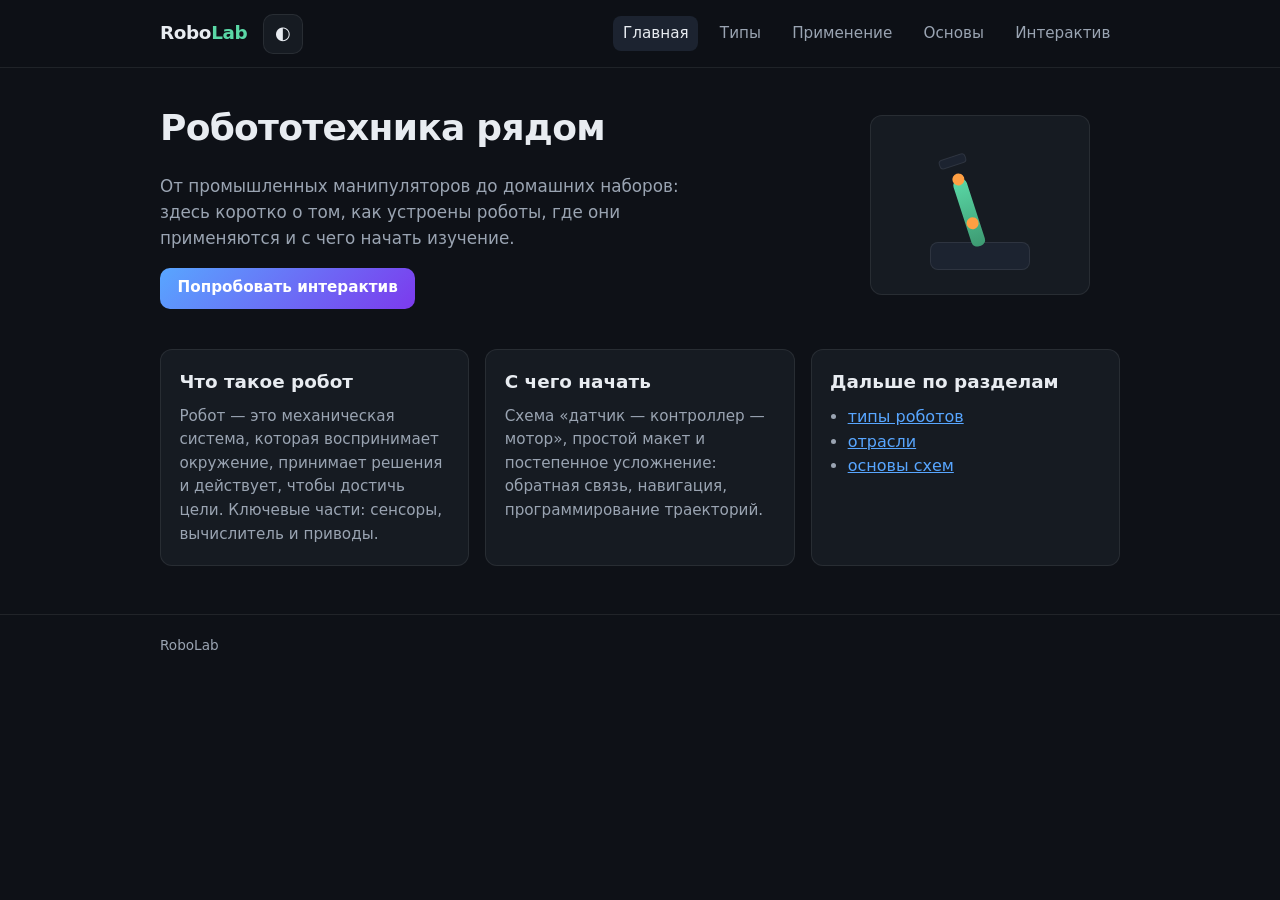
<file: index.html>
<!DOCTYPE html>
<html lang="ru">
<head>
  <meta charset="UTF-8">
  <meta name="viewport" content="width=device-width, initial-scale=1.0">
  <title>Главная — Робототехника</title>
  <link rel="stylesheet" href="static/style.css">
</head>
<body data-deploy="static">
  <header class="site-header">
    <div class="wrap header-inner">
      <a class="logo" href="index.html">Robo<span>Lab</span></a>
      <button type="button" class="theme-toggle" id="themeToggle" aria-label="Переключить тему">◐</button>
      <nav class="nav" aria-label="Основная навигация">
        <a href="index.html" class="active">Главная</a>
        <a href="docs/types.html">Типы</a>
        <a href="docs/applications.html">Применение</a>
        <a href="docs/basics.html">Основы</a>
        <a href="docs/interactive.html">Интерактив</a>
      </nav>
    </div>
  </header>
  <main class="wrap main-content">

<section class="hero">
  <div class="hero-text">
    <h1>Робототехника рядом</h1>
    <p class="lead">
      От промышленных манипуляторов до домашних наборов: здесь коротко о том,
      как устроены роботы, где они применяются и с чего начать изучение.
    </p>
    <a class="btn primary" href="docs/interactive.html">Попробовать интерактив</a>
  </div>
  <div class="hero-visual" aria-hidden="true">
    <div class="robot-scene">
      <div class="robot-base"></div>
      <div class="robot-arm">
        <span class="joint j1"></span>
        <span class="joint j2"></span>
        <span class="gripper"></span>
      </div>
    </div>
  </div>
</section>

<section class="grid cards">
  <article class="card">
    <h2>Что такое робот</h2>
    <p>
      Робот — это механическая система, которая воспринимает окружение,
      принимает решения и действует, чтобы достичь цели. Ключевые части:
      сенсоры, вычислитель и приводы.
    </p>
  </article>
  <article class="card">
    <h2>С чего начать</h2>
    <p>
      Схема «датчик — контроллер — мотор», простой макет и постепенное усложнение:
      обратная связь, навигация, программирование траекторий.
    </p>
  </article>
  <article class="card">
    <h2>Дальше по разделам</h2>
    <ul class="inline-links">
      <li><a href="docs/types.html">типы роботов</a></li>
      <li><a href="docs/applications.html">отрасли</a></li>
      <li><a href="docs/basics.html">основы схем</a></li>
    </ul>
  </article>
</section>

  </main>
  <footer class="site-footer">
    <div class="wrap">
      <p>RoboLab</p>
    </div>
  </footer>
  <script src="static/script.js"></script>

</body>
</html>
</file>
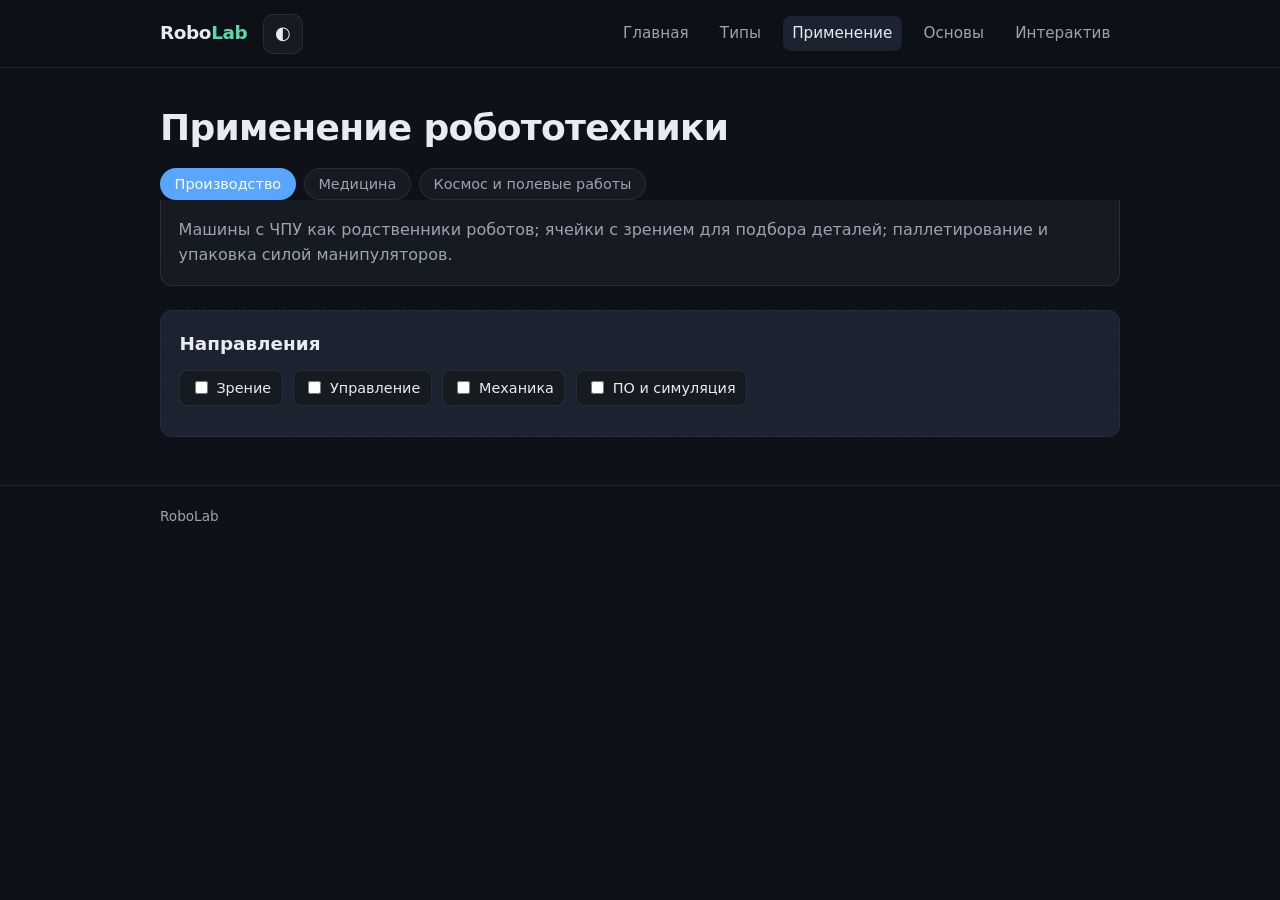
<file: docs/applications.html>
<!DOCTYPE html>
<html lang="ru">
<head>
  <meta charset="UTF-8">
  <meta name="viewport" content="width=device-width, initial-scale=1.0">
  <title>Применение — Робототехника</title>
  <link rel="stylesheet" href="../static/style.css">
</head>
<body data-deploy="static">
  <header class="site-header">
    <div class="wrap header-inner">
      <a class="logo" href="../index.html">Robo<span>Lab</span></a>
      <button type="button" class="theme-toggle" id="themeToggle" aria-label="Переключить тему">◐</button>
      <nav class="nav" aria-label="Основная навигация">
        <a href="../index.html" >Главная</a>
        <a href="types.html" >Типы</a>
        <a href="applications.html" class="active">Применение</a>
        <a href="basics.html" >Основы</a>
        <a href="interactive.html" >Интерактив</a>
      </nav>
    </div>
  </header>
  <main class="wrap main-content">
    
<h1>Применение робототехники</h1>
<div class="tabs" role="tablist" aria-label="Отрасли">
  <button type="button" class="tab active" role="tab" aria-selected="true" data-tab="mfg">Производство</button>
  <button type="button" class="tab" role="tab" aria-selected="false" data-tab="med">Медицина</button>
  <button type="button" class="tab" role="tab" aria-selected="false" data-tab="space">Космос и полевые работы</button>
</div>
<div class="tab-panels">
  <div class="tab-panel active" id="panel-mfg" role="tabpanel">
    <p>Машины с ЧПУ как родственники роботов; ячейки с зрением для подбора деталей;
      паллетирование и упаковка силой манипуляторов.</p>
  </div>
  <div class="tab-panel" id="panel-med" role="tabpanel" hidden>
    <p>Хирургические системы с телеоперацией, реабилитационные экзоскелеты,
      логистика внутри больниц — автономная доставка проб и лекарств.</p>
  </div>
  <div class="tab-panel" id="panel-space" role="tabpanel" hidden>
    <p>Роверы с долгим циклом разработки, манипуляторы на орбите, БПЛА для мониторинга
      инфраструктуры и стихийных бедствий.</p>
  </div>
</div>

<section class="callout">
  <h2>Направления</h2>
  <div class="chips" id="appChips">
    <label><input type="checkbox" value="vision"> Зрение</label>
    <label><input type="checkbox" value="control"> Управление</label>
    <label><input type="checkbox" value="mech"> Механика</label>
    <label><input type="checkbox" value="sw"> ПО и симуляция</label>
  </div>
  <p id="chipSummary" class="chip-summary muted"></p>
</section>

  </main>
  <footer class="site-footer">
    <div class="wrap">
      <p>RoboLab</p>
    </div>
  </footer>
  <script src="../static/script.js"></script>
  
</body>
</html>
</file>
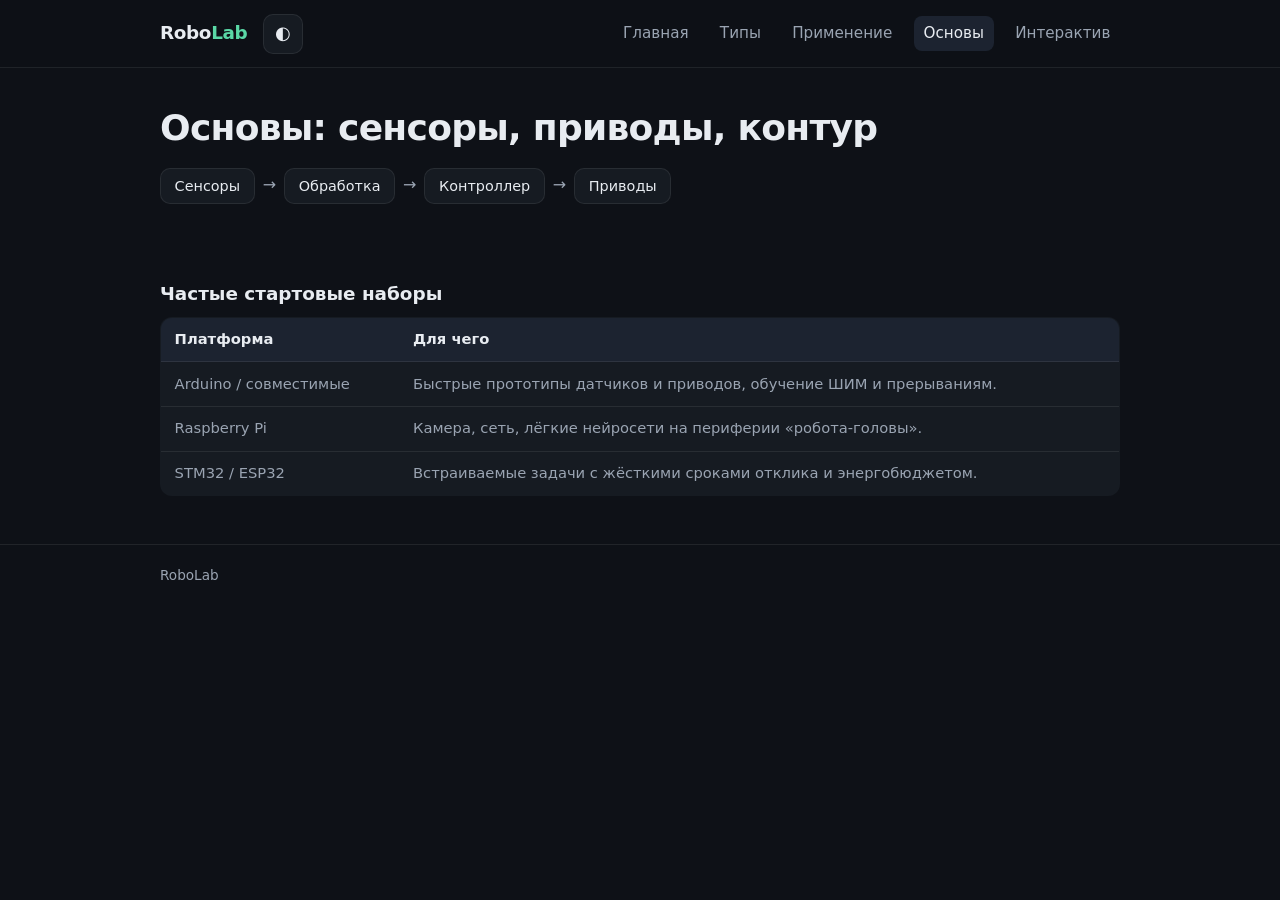
<file: docs/basics.html>
<!DOCTYPE html>
<html lang="ru">
<head>
  <meta charset="UTF-8">
  <meta name="viewport" content="width=device-width, initial-scale=1.0">
  <title>Основы — Робототехника</title>
  <link rel="stylesheet" href="../static/style.css">
</head>
<body data-deploy="static">
  <header class="site-header">
    <div class="wrap header-inner">
      <a class="logo" href="../index.html">Robo<span>Lab</span></a>
      <button type="button" class="theme-toggle" id="themeToggle" aria-label="Переключить тему">◐</button>
      <nav class="nav" aria-label="Основная навигация">
        <a href="../index.html" >Главная</a>
        <a href="types.html" >Типы</a>
        <a href="applications.html" >Применение</a>
        <a href="basics.html" class="active">Основы</a>
        <a href="interactive.html" >Интерактив</a>
      </nav>
    </div>
  </header>
  <main class="wrap main-content">
    
<h1>Основы: сенсоры, приводы, контур</h1>
<div class="chain" id="signalChain" role="group" aria-label="Цепочка сигнала">
  <button type="button" class="chain-node" data-desc="Датчики: энкодеры, IMU, лидыар, камера, токовые шунты.">
    Сенсоры
  </button>
  <span class="chain-arrow">→</span>
  <button type="button" class="chain-node" data-desc="Фильтрация, калибровка, слияние данных (sensor fusion).">
    Обработка
  </button>
  <span class="chain-arrow">→</span>
  <button type="button" class="chain-node" data-desc="Микроконтроллер, одноплатник или ПК: PID, планировщик, ИИ.">
    Контроллер
  </button>
  <span class="chain-arrow">→</span>
  <button type="button" class="chain-node" data-desc="Моторы, редукторы, сервоприводы, пневматика — движение в мире.">
    Приводы
  </button>
</div>
<p id="chainHint" class="chain-hint muted"></p>

<h2>Частые стартовые наборы</h2>
<table class="data-table">
  <thead>
    <tr>
      <th>Платформа</th>
      <th>Для чего</th>
    </tr>
  </thead>
  <tbody>
    <tr>
      <td>Arduino / совместимые</td>
      <td>Быстрые прототипы датчиков и приводов, обучение ШИМ и прерываниям.</td>
    </tr>
    <tr>
      <td>Raspberry Pi</td>
      <td>Камера, сеть, лёгкие нейросети на периферии «робота-головы».</td>
    </tr>
    <tr>
      <td>STM32 / ESP32</td>
      <td>Встраиваемые задачи с жёсткими сроками отклика и энергобюджетом.</td>
    </tr>
  </tbody>
</table>

  </main>
  <footer class="site-footer">
    <div class="wrap">
      <p>RoboLab</p>
    </div>
  </footer>
  <script src="../static/script.js"></script>
  
</body>
</html>
</file>
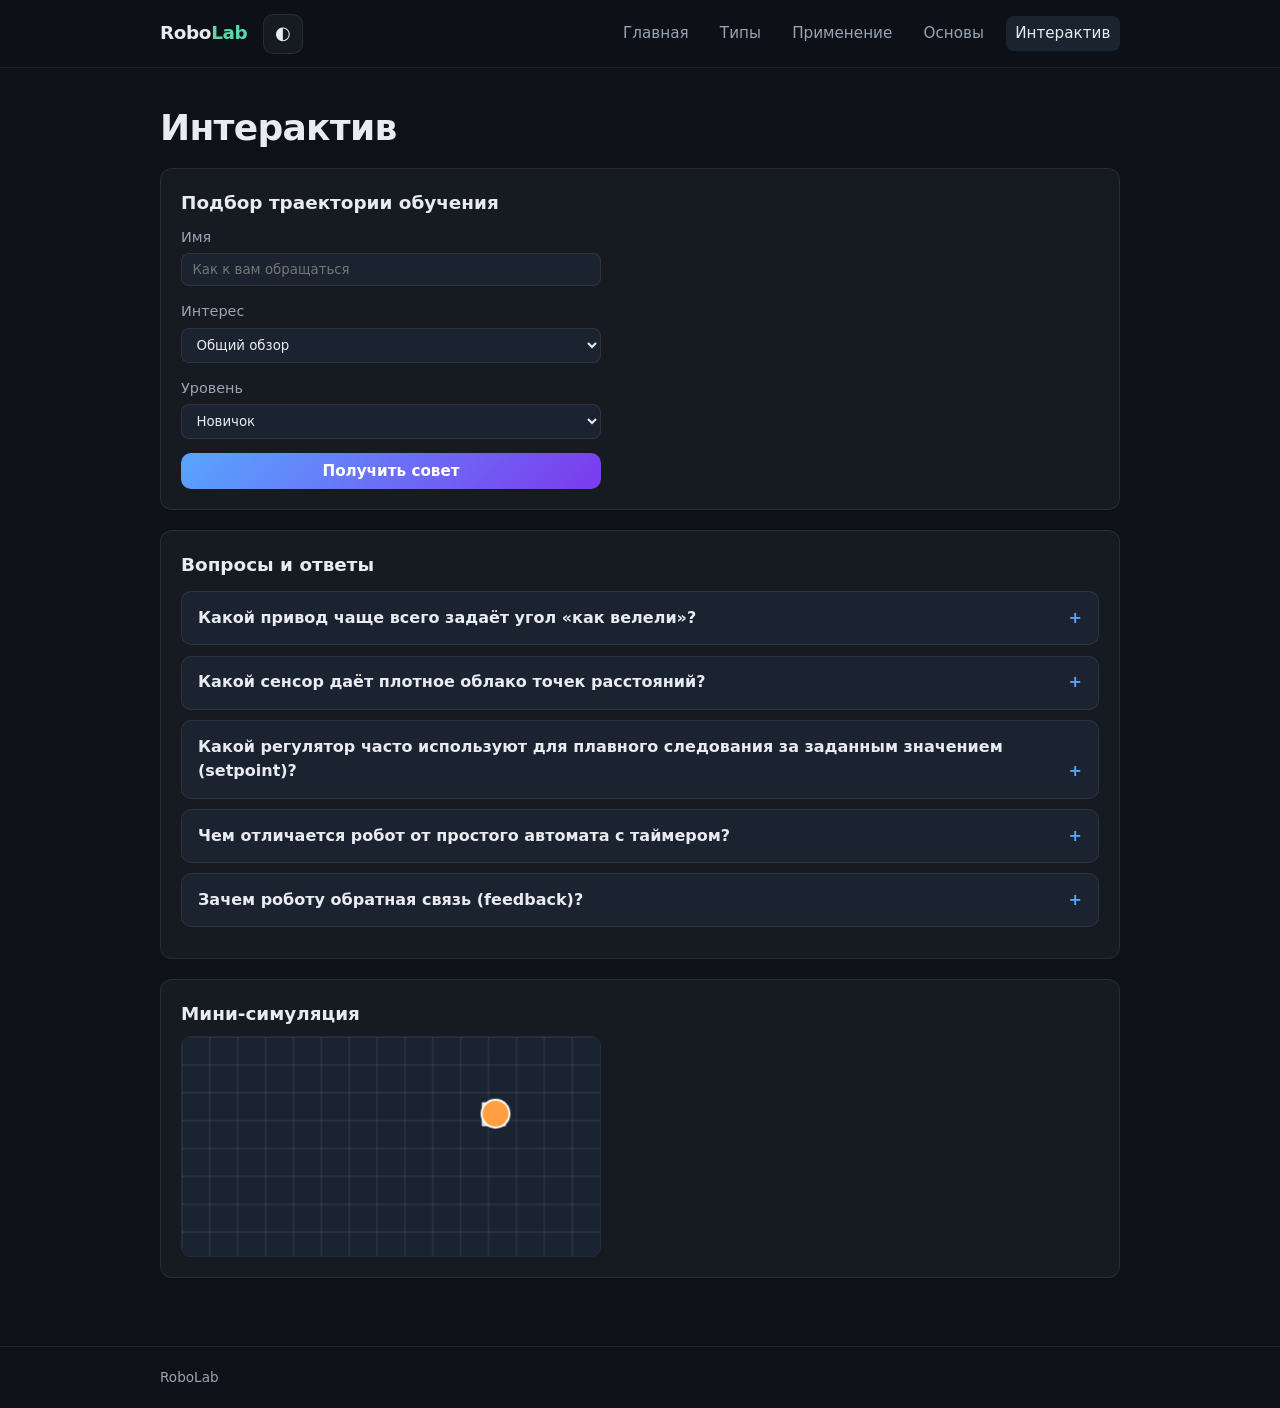
<file: docs/interactive.html>
<!DOCTYPE html>
<html lang="ru">
<head>
  <meta charset="UTF-8">
  <meta name="viewport" content="width=device-width, initial-scale=1.0">
  <title>Интерактив — Робототехника</title>
  <link rel="stylesheet" href="../static/style.css">
</head>
<body data-deploy="static">
  <header class="site-header">
    <div class="wrap header-inner">
      <a class="logo" href="../index.html">Robo<span>Lab</span></a>
      <button type="button" class="theme-toggle" id="themeToggle" aria-label="Переключить тему">◐</button>
      <nav class="nav" aria-label="Основная навигация">
        <a href="../index.html" >Главная</a>
        <a href="types.html" >Типы</a>
        <a href="applications.html" >Применение</a>
        <a href="basics.html" >Основы</a>
        <a href="interactive.html" class="active">Интерактив</a>
      </nav>
    </div>
  </header>
  <main class="wrap main-content">
    
<h1>Интерактив</h1>
<section class="panel">
  <h2>Подбор траектории обучения</h2>
  <form id="learningForm"   class="stack-form">
    <label>
      Имя
      <input type="text" name="name" maxlength="80" placeholder="Как к вам обращаться" value="">
    </label>
    <label>
      Интерес
      <select name="focus">
        <option value="manipulators" >Манипуляторы</option>
        <option value="mobile" >Мобильные роботы</option>
        <option value="humanoid" >Гуманоиды / сервис</option>
        <option value="research" >Исследования и ИИ</option>
        <option value="general" selected>Общий обзор</option>
      </select>
    </label>
    <label>
      Уровень
      <select name="level">
        <option value="beginner" selected>Новичок</option>
        <option value="school" >Школа / кружок</option>
        <option value="hobby" >Хобби-инженер</option>
        <option value="pro" >Продвинутый</option>
      </select>
    </label>
    <button type="submit" class="btn primary">Получить совет</button>
  </form>
  
</section>

<section class="panel">
  <h2>Вопросы и ответы</h2>
  <div class="faq-list">
    <details class="faq-item">
      <summary>Какой привод чаще всего задаёт угол «как велели»?</summary>
      <p class="faq-answer"><strong>Сервопривод с позиционным контуром.</strong> Он получает команду (угол или ширину импульса) и удерживает положение за счёт обратной связи. Шаговый мотор без датчика положения и DC-мотор «напрямую» такую точность обычно не дают.</p>
    </details>
    <details class="faq-item">
      <summary>Какой сенсор даёт плотное облако точек расстояний?</summary>
      <p class="faq-answer"><strong>Лидыар (LIDAR).</strong> Он активно сканирует пространство лазером и строит карту дальностей. Ультразвуковой дальномер с одним лучом измеряет одно расстояние; потенциометр — угол, а не облако точек.</p>
    </details>
    <details class="faq-item">
      <summary>Какой регулятор часто используют для плавного следования за заданным значением (setpoint)?</summary>
      <p class="faq-answer"><strong>PID-регулятор</strong> (пропорционально-интегрально-дифференциальный). Три составляющие — P, I и D — помогают быстро выйти на цель и без сильных колебаний. Только P-часть без интеграла часто даёт постоянную ошибку.</p>
    </details>
    <details class="faq-item">
      <summary>Чем отличается робот от простого автомата с таймером?</summary>
      <p class="faq-answer">Робот <strong>реагирует на окружение</strong>: есть сенсоры, обработка данных и приводы, цель может меняться. Автомат по таймеру повторяет фиксированную программу без учёта того, что происходит вокруг.</p>
    </details>
    <details class="faq-item">
      <summary>Зачем роботу обратная связь (feedback)?</summary>
      <p class="faq-answer">Без неё команда «поверни на 90°» не учитывает нагрузку, износ и проскальзывание. <strong>Обратная связь</strong> сравнивает желаемое и фактическое положение и корректирует управление — так точнее траектории и безопаснее движение.</p>
    </details>
  </div>
</section>

<section class="panel canvas-panel">
  <h2>Мини-симуляция</h2>
  <canvas id="followCanvas" width="420" height="220" aria-label="Симуляция"></canvas>
</section>

  </main>
  <footer class="site-footer">
    <div class="wrap">
      <p>RoboLab</p>
    </div>
  </footer>
  <script src="../static/script.js"></script>
  
<script>
  (function () {
    var canvas = document.getElementById('followCanvas');
    if (!canvas || !canvas.getContext) return;
    var ctx = canvas.getContext('2d');
    var w = canvas.width, h = canvas.height;
    var target = { x: w * 0.75, y: h * 0.35, r: 14, drag: false };
    var bot = { x: w * 0.25, y: h * 0.65, s: 22, vx: 0, vy: 0 };

    function draw() {
      ctx.clearRect(0, 0, w, h);
      ctx.fillStyle = getComputedStyle(document.documentElement).getPropertyValue('--canvas-bg').trim() || '#1a2332';
      ctx.fillRect(0, 0, w, h);
      ctx.strokeStyle = getComputedStyle(document.documentElement).getPropertyValue('--grid-line').trim() || 'rgba(255,255,255,0.06)';
      for (var g = 0; g < w; g += 28) { ctx.beginPath(); ctx.moveTo(g, 0); ctx.lineTo(g, h); ctx.stroke(); }
      for (var gy = 0; gy < h; gy += 28) { ctx.beginPath(); ctx.moveTo(0, gy); ctx.lineTo(w, gy); ctx.stroke(); }
      ctx.fillStyle = '#5ad8a6';
      ctx.fillRect(bot.x - bot.s / 2, bot.y - bot.s / 2, bot.s, bot.s);
      ctx.strokeStyle = '#e8ecf1';
      ctx.lineWidth = 2;
      ctx.strokeRect(bot.x - bot.s / 2, bot.y - bot.s / 2, bot.s, bot.s);
      ctx.beginPath();
      ctx.arc(target.x, target.y, target.r, 0, Math.PI * 2);
      ctx.fillStyle = '#ff9f43';
      ctx.fill();
      ctx.strokeStyle = '#fff';
      ctx.stroke();
    }

    function loop() {
      var ax = (target.x - bot.x) * 0.04;
      var ay = (target.y - bot.y) * 0.04;
      bot.vx += ax; bot.vy += ay;
      bot.vx *= 0.88; bot.vy *= 0.88;
      bot.x += bot.vx; bot.y += bot.vy;
      draw();
      requestAnimationFrame(loop);
    }

    function pos(e) {
      var r = canvas.getBoundingClientRect();
      var cx = (e.touches ? e.touches[0].clientX : e.clientX) - r.left;
      var cy = (e.touches ? e.touches[0].clientY : e.clientY) - r.top;
      return { x: cx * (w / r.width), y: cy * (h / r.height) };
    }

    canvas.addEventListener('mousedown', function (e) {
      var p = pos(e);
      if (Math.hypot(p.x - target.x, p.y - target.y) < target.r + 8) target.drag = true;
    });
    window.addEventListener('mouseup', function () { target.drag = false; });
    canvas.addEventListener('mousemove', function (e) {
      if (!target.drag) return;
      var p = pos(e);
      target.x = Math.max(target.r, Math.min(w - target.r, p.x));
      target.y = Math.max(target.r, Math.min(h - target.r, p.y));
    });
    canvas.addEventListener('touchstart', function (e) {
      var p = pos(e);
      if (Math.hypot(p.x - target.x, p.y - target.y) < target.r + 12) { target.drag = true; e.preventDefault(); }
    }, { passive: false });
    canvas.addEventListener('touchmove', function (e) {
      if (!target.drag) return;
      e.preventDefault();
      var p = pos(e);
      target.x = Math.max(target.r, Math.min(w - target.r, p.x));
      target.y = Math.max(target.r, Math.min(h - target.r, p.y));
    }, { passive: false });
    canvas.addEventListener('touchend', function () { target.drag = false; });

    loop();
  })();
</script>

</body>
</html>
</file>
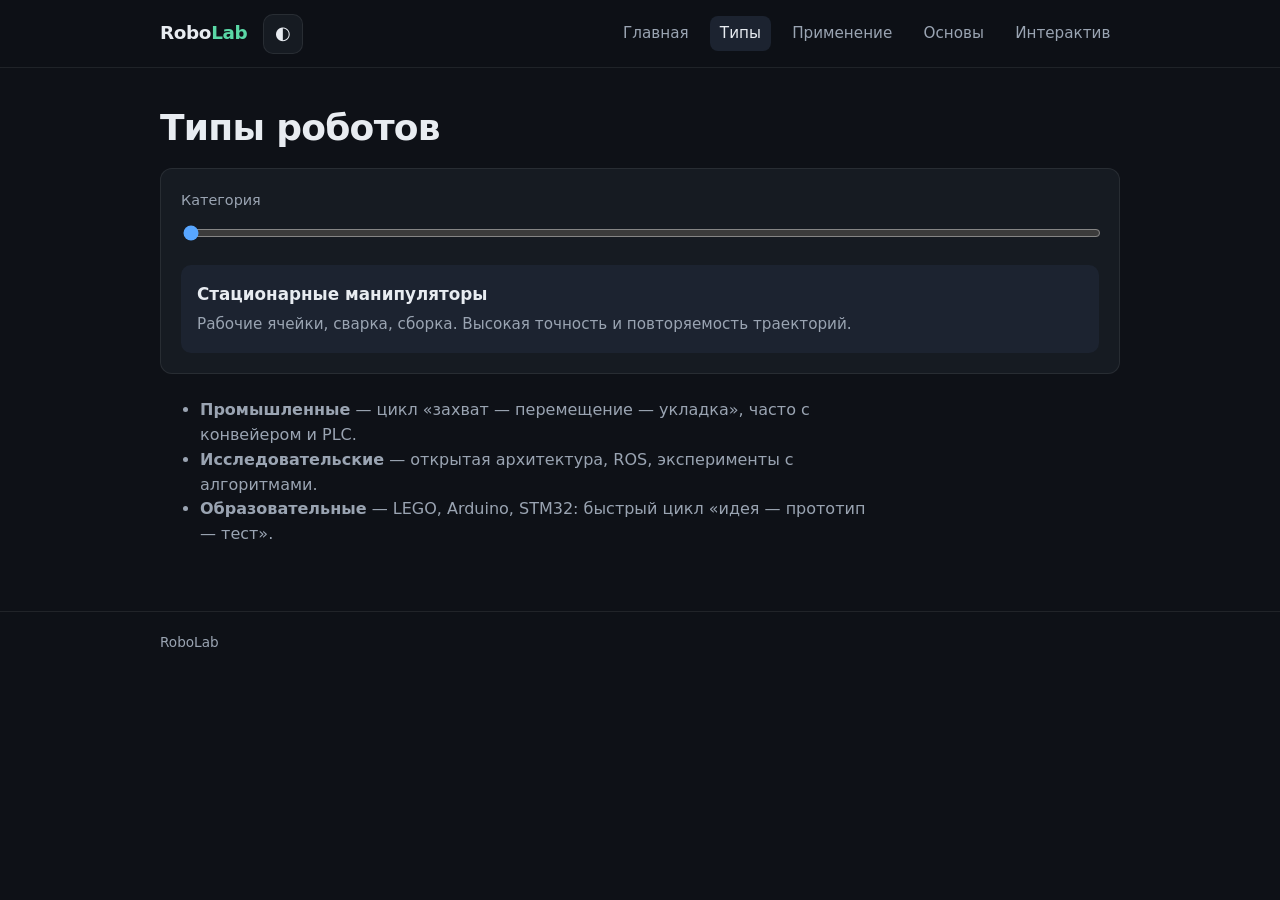
<file: docs/types.html>
<!DOCTYPE html>
<html lang="ru">
<head>
  <meta charset="UTF-8">
  <meta name="viewport" content="width=device-width, initial-scale=1.0">
  <title>Типы роботов — Робототехника</title>
  <link rel="stylesheet" href="../static/style.css">
</head>
<body data-deploy="static">
  <header class="site-header">
    <div class="wrap header-inner">
      <a class="logo" href="../index.html">Robo<span>Lab</span></a>
      <button type="button" class="theme-toggle" id="themeToggle" aria-label="Переключить тему">◐</button>
      <nav class="nav" aria-label="Основная навигация">
        <a href="../index.html" >Главная</a>
        <a href="types.html" class="active">Типы</a>
        <a href="applications.html" >Применение</a>
        <a href="basics.html" >Основы</a>
        <a href="interactive.html" >Интерактив</a>
      </nav>
    </div>
  </header>
  <main class="wrap main-content">
    
<h1>Типы роботов</h1>
<div class="slider-block">
  <label for="typeSlider" class="slider-label">Категория</label>
  <input type="range" id="typeSlider" min="0" max="3" value="0" class="type-slider">
  <div id="typeCard" class="type-card"></div>
  <script type="application/json" id="types-json">
[
  {"title": "Стационарные манипуляторы", "text": "Рабочие ячейки, сварка, сборка. Высокая точность и повторяемость траекторий."},
  {"title": "Мобильные роботы", "text": "AGV, дроны, роверы. Акцент на локализации, карте и планировании пути."},
  {"title": "Коллаборативные (cobot)", "text": "Работа рядом с человеком: ограничение силы, зрение, безопасные скорости."},
  {"title": "Сервис и быт", "text": "Пылесосы, доставка, ассистенты. Упор на UX, надёжность и стоимость."}
]
  </script>
</div>

<ul class="topic-list">
  <li><strong>Промышленные</strong> — цикл «захват — перемещение — укладка», часто с конвейером и PLC.</li>
  <li><strong>Исследовательские</strong> — открытая архитектура, ROS, эксперименты с алгоритмами.</li>
  <li><strong>Образовательные</strong> — LEGO, Arduino, STM32: быстрый цикл «идея — прототип — тест».</li>
</ul>

  </main>
  <footer class="site-footer">
    <div class="wrap">
      <p>RoboLab</p>
    </div>
  </footer>
  <script src="../static/script.js"></script>
  
</body>
</html>
</file>
<file: static/style.css>
:root {
  --bg: #0e1117;
  --surface: #161b22;
  --surface2: #1c2330;
  --text: #e8ecf1;
  --muted: #9aa4b2;
  --accent: #58a6ff;
  --accent2: #5ad8a6;
  --warn: #ff9f43;
  --border: rgba(255, 255, 255, 0.08);
  --canvas-bg: #1a2332;
  --grid-line: rgba(255, 255, 255, 0.06);
  --radius: 12px;
  --font: "Segoe UI", system-ui, -apple-system, sans-serif;
}

html.light {
  --bg: #f4f6f9;
  --surface: #ffffff;
  --surface2: #eef1f6;
  --text: #1a1f26;
  --muted: #5c6570;
  --accent: #0969da;
  --accent2: #1a7f5a;
  --warn: #d97706;
  --border: rgba(0, 0, 0, 0.08);
  --canvas-bg: #dfe6f0;
  --grid-line: rgba(0, 0, 0, 0.06);
}

*,
*::before,
*::after {
  box-sizing: border-box;
}

body {
  margin: 0;
  min-height: 100vh;
  font-family: var(--font);
  background: var(--bg);
  color: var(--text);
  line-height: 1.55;
}

.wrap {
  width: min(960px, 100% - 2rem);
  margin-inline: auto;
}

.site-header {
  position: sticky;
  top: 0;
  z-index: 20;
  background: color-mix(in srgb, var(--bg) 92%, transparent);
  backdrop-filter: blur(10px);
  border-bottom: 1px solid var(--border);
}

.header-inner {
  display: flex;
  flex-wrap: wrap;
  align-items: center;
  gap: 0.75rem 1rem;
  padding: 0.85rem 0;
}

.logo {
  font-weight: 700;
  font-size: 1.15rem;
  color: var(--text);
  text-decoration: none;
  letter-spacing: -0.02em;
}

.logo span {
  color: var(--accent2);
}

.theme-toggle {
  margin-left: auto;
  border: 1px solid var(--border);
  background: var(--surface);
  color: var(--text);
  width: 40px;
  height: 40px;
  border-radius: 10px;
  cursor: pointer;
  font-size: 1.1rem;
  line-height: 1;
}

.theme-toggle:hover {
  border-color: var(--accent);
}

.nav {
  display: flex;
  flex-wrap: wrap;
  gap: 0.35rem 0.75rem;
  width: 100%;
  justify-content: flex-start;
}

@media (min-width: 720px) {
  .nav {
    width: auto;
    margin-left: 1rem;
    flex: 1;
    justify-content: flex-end;
  }
  .theme-toggle {
    margin-left: 0;
  }
}

.nav a {
  color: var(--muted);
  text-decoration: none;
  padding: 0.35rem 0.6rem;
  border-radius: 8px;
  font-size: 0.95rem;
}

.nav a:hover,
.nav a.active {
  color: var(--text);
  background: var(--surface2);
}

.main-content {
  padding: 2rem 0 3rem;
}

.site-footer {
  border-top: 1px solid var(--border);
  padding: 1.25rem 0;
  color: var(--muted);
  font-size: 0.85rem;
}

.site-footer p {
  margin: 0;
}

h1 {
  font-size: clamp(1.75rem, 4vw, 2.25rem);
  margin: 0 0 0.75rem;
  letter-spacing: -0.02em;
}

h2 {
  font-size: 1.15rem;
  margin: 0 0 0.5rem;
}

.intro {
  color: var(--muted);
  max-width: 65ch;
  margin-bottom: 1.5rem;
}

.hero {
  display: grid;
  gap: 2rem;
  align-items: center;
  margin-bottom: 2.5rem;
}

@media (min-width: 720px) {
  .hero {
    grid-template-columns: 1fr 280px;
  }
}

.lead {
  font-size: 1.05rem;
  color: var(--muted);
  max-width: 52ch;
}

.btn {
  display: inline-block;
  padding: 0.55rem 1.1rem;
  border-radius: 10px;
  text-decoration: none;
  font-size: 0.95rem;
  cursor: pointer;
  border: 1px solid var(--border);
  background: var(--surface);
  color: var(--text);
  font-family: inherit;
}

.btn.primary {
  background: linear-gradient(135deg, var(--accent), #7c3aed);
  border: none;
  color: #fff;
  font-weight: 600;
}

.btn.primary:hover {
  filter: brightness(1.08);
}

.btn.secondary {
  margin-top: 0.75rem;
}

.hero-visual {
  display: flex;
  justify-content: center;
}

.robot-scene {
  width: 220px;
  height: 180px;
  background: var(--surface);
  border-radius: var(--radius);
  border: 1px solid var(--border);
  position: relative;
  overflow: hidden;
}

.robot-base {
  position: absolute;
  bottom: 24px;
  left: 50%;
  transform: translateX(-50%);
  width: 100px;
  height: 28px;
  background: var(--surface2);
  border-radius: 8px;
  border: 1px solid var(--border);
}

.robot-arm {
  position: absolute;
  bottom: 48px;
  left: 50%;
  width: 14px;
  height: 70px;
  background: linear-gradient(180deg, var(--accent2), #3d9a72);
  transform-origin: bottom center;
  transform: translateX(-50%) rotate(-18deg);
  border-radius: 6px;
  animation: arm-sway 4s ease-in-out infinite;
}

@keyframes arm-sway {
  0%,
  100% {
    transform: translateX(-50%) rotate(-22deg);
  }
  50% {
    transform: translateX(-50%) rotate(12deg);
  }
}

.joint {
  position: absolute;
  width: 12px;
  height: 12px;
  background: var(--warn);
  border-radius: 50%;
  left: 50%;
  transform: translateX(-50%);
}

.j1 {
  top: -6px;
}

.j2 {
  bottom: 18px;
}

.gripper {
  position: absolute;
  top: -24px;
  left: 50%;
  width: 28px;
  height: 10px;
  background: var(--surface2);
  border: 1px solid var(--border);
  border-radius: 4px;
  transform: translateX(-50%);
}

.grid.cards {
  display: grid;
  gap: 1rem;
}

@media (min-width: 640px) {
  .grid.cards {
    grid-template-columns: repeat(3, 1fr);
  }
}

.card {
  background: var(--surface);
  border: 1px solid var(--border);
  border-radius: var(--radius);
  padding: 1.15rem;
}

.card p {
  margin: 0;
  font-size: 0.95rem;
  color: var(--muted);
}

.inline-links {
  margin: 0;
  padding-left: 1.1rem;
  color: var(--muted);
}

.inline-links a {
  color: var(--accent);
}

.slider-block {
  background: var(--surface);
  border: 1px solid var(--border);
  border-radius: var(--radius);
  padding: 1.25rem;
  margin-bottom: 1.5rem;
}

.slider-label {
  display: block;
  margin-bottom: 0.75rem;
  font-size: 0.9rem;
  color: var(--muted);
}

.type-slider {
  width: 100%;
  accent-color: var(--accent);
}

.type-card {
  margin-top: 1rem;
  padding: 1rem;
  background: var(--surface2);
  border-radius: 10px;
  min-height: 5.5rem;
}

.type-card h3 {
  margin: 0 0 0.35rem;
  font-size: 1.05rem;
}

.type-card p {
  margin: 0;
  color: var(--muted);
  font-size: 0.95rem;
}

.topic-list {
  color: var(--muted);
  max-width: 70ch;
}

.tabs {
  display: flex;
  flex-wrap: wrap;
  gap: 0.5rem;
  margin-bottom: 0;
}

.tab {
  border: 1px solid var(--border);
  background: var(--surface);
  color: var(--muted);
  padding: 0.45rem 0.85rem;
  border-radius: 999px;
  cursor: pointer;
  font-family: inherit;
  font-size: 0.9rem;
}

.tab.active {
  color: #fff;
  background: var(--accent);
  border-color: transparent;
}

.tab-panels {
  background: var(--surface);
  border: 1px solid var(--border);
  border-top: none;
  border-radius: 0 0 var(--radius) var(--radius);
  padding: 1.1rem;
  margin-bottom: 1.5rem;
}

.tab-panel p {
  margin: 0;
  color: var(--muted);
}

.callout {
  background: var(--surface2);
  border: 1px dashed var(--border);
  border-radius: var(--radius);
  padding: 1.15rem;
}

.chips {
  display: flex;
  flex-wrap: wrap;
  gap: 0.65rem;
  margin: 0.75rem 0;
}

.chips label {
  display: inline-flex;
  align-items: center;
  gap: 0.35rem;
  padding: 0.35rem 0.65rem;
  background: var(--surface);
  border: 1px solid var(--border);
  border-radius: 8px;
  font-size: 0.9rem;
  cursor: pointer;
}

.chips input {
  accent-color: var(--accent2);
}

.chip-summary {
  margin: 0;
  font-size: 0.9rem;
}

.chain {
  display: flex;
  flex-wrap: wrap;
  align-items: center;
  gap: 0.5rem;
  margin-bottom: 0.5rem;
}

.chain-node {
  border: 1px solid var(--border);
  background: var(--surface);
  color: var(--text);
  padding: 0.55rem 0.85rem;
  border-radius: 10px;
  cursor: pointer;
  font-family: inherit;
  font-size: 0.9rem;
  transition: border-color 0.15s, box-shadow 0.15s;
}

.chain-node:hover,
.chain-node:focus-visible {
  outline: none;
  border-color: var(--accent);
  box-shadow: 0 0 0 2px color-mix(in srgb, var(--accent) 35%, transparent);
}

.chain-node.active {
  border-color: var(--accent2);
  background: color-mix(in srgb, var(--accent2) 18%, var(--surface));
}

.chain-arrow {
  color: var(--muted);
  user-select: none;
}

.chain-hint {
  margin: 0 0 1.5rem;
  min-height: 2.8em;
}

.data-table {
  width: 100%;
  border-collapse: collapse;
  font-size: 0.92rem;
  background: var(--surface);
  border: 1px solid var(--border);
  border-radius: var(--radius);
  overflow: hidden;
}

.data-table th,
.data-table td {
  padding: 0.65rem 0.85rem;
  text-align: left;
  border-bottom: 1px solid var(--border);
}

.data-table th {
  background: var(--surface2);
  color: var(--text);
  font-weight: 600;
}

.data-table tr:last-child td {
  border-bottom: none;
}

.data-table td {
  color: var(--muted);
}

.muted {
  color: var(--muted);
}

.small {
  font-size: 0.85rem;
}

.panel {
  background: var(--surface);
  border: 1px solid var(--border);
  border-radius: var(--radius);
  padding: 1.25rem;
  margin-bottom: 1.25rem;
}

.stack-form {
  display: flex;
  flex-direction: column;
  gap: 0.85rem;
  max-width: 420px;
}

.stack-form label {
  display: flex;
  flex-direction: column;
  gap: 0.35rem;
  font-size: 0.9rem;
  color: var(--muted);
}

.stack-form input,
.stack-form select {
  padding: 0.5rem 0.65rem;
  border-radius: 8px;
  border: 1px solid var(--border);
  background: var(--surface2);
  color: var(--text);
  font-family: inherit;
}

.result-box {
  margin-top: 1rem;
  padding: 1rem;
  border-radius: 10px;
  background: color-mix(in srgb, var(--accent2) 12%, var(--surface2));
  border: 1px solid var(--border);
}

.result-box p {
  margin: 0 0 0.5rem;
}

.result-box p:last-child {
  margin-bottom: 0;
}

.faq-list {
  margin-top: 0.75rem;
}

.faq-item {
  border: 1px solid var(--border);
  border-radius: 10px;
  margin-bottom: 0.65rem;
  background: var(--surface2);
  overflow: hidden;
}

.faq-item summary {
  padding: 0.85rem 1rem;
  cursor: pointer;
  font-weight: 600;
  list-style: none;
}

.faq-item summary::-webkit-details-marker {
  display: none;
}

.faq-item summary::after {
  content: "+";
  float: right;
  color: var(--accent);
  font-weight: 700;
}

.faq-item[open] summary::after {
  content: "−";
}

.faq-answer {
  margin: 0;
  padding: 0 1rem 1rem;
  font-size: 0.94rem;
  color: var(--muted);
  line-height: 1.55;
  border-top: 1px solid var(--border);
  padding-top: 0.75rem;
}

.canvas-panel canvas {
  display: block;
  width: 100%;
  max-width: 420px;
  height: auto;
  border-radius: 10px;
  border: 1px solid var(--border);
  touch-action: none;
}

code {
  font-size: 0.88em;
  background: var(--surface2);
  padding: 0.15em 0.4em;
  border-radius: 6px;
}
</file>
